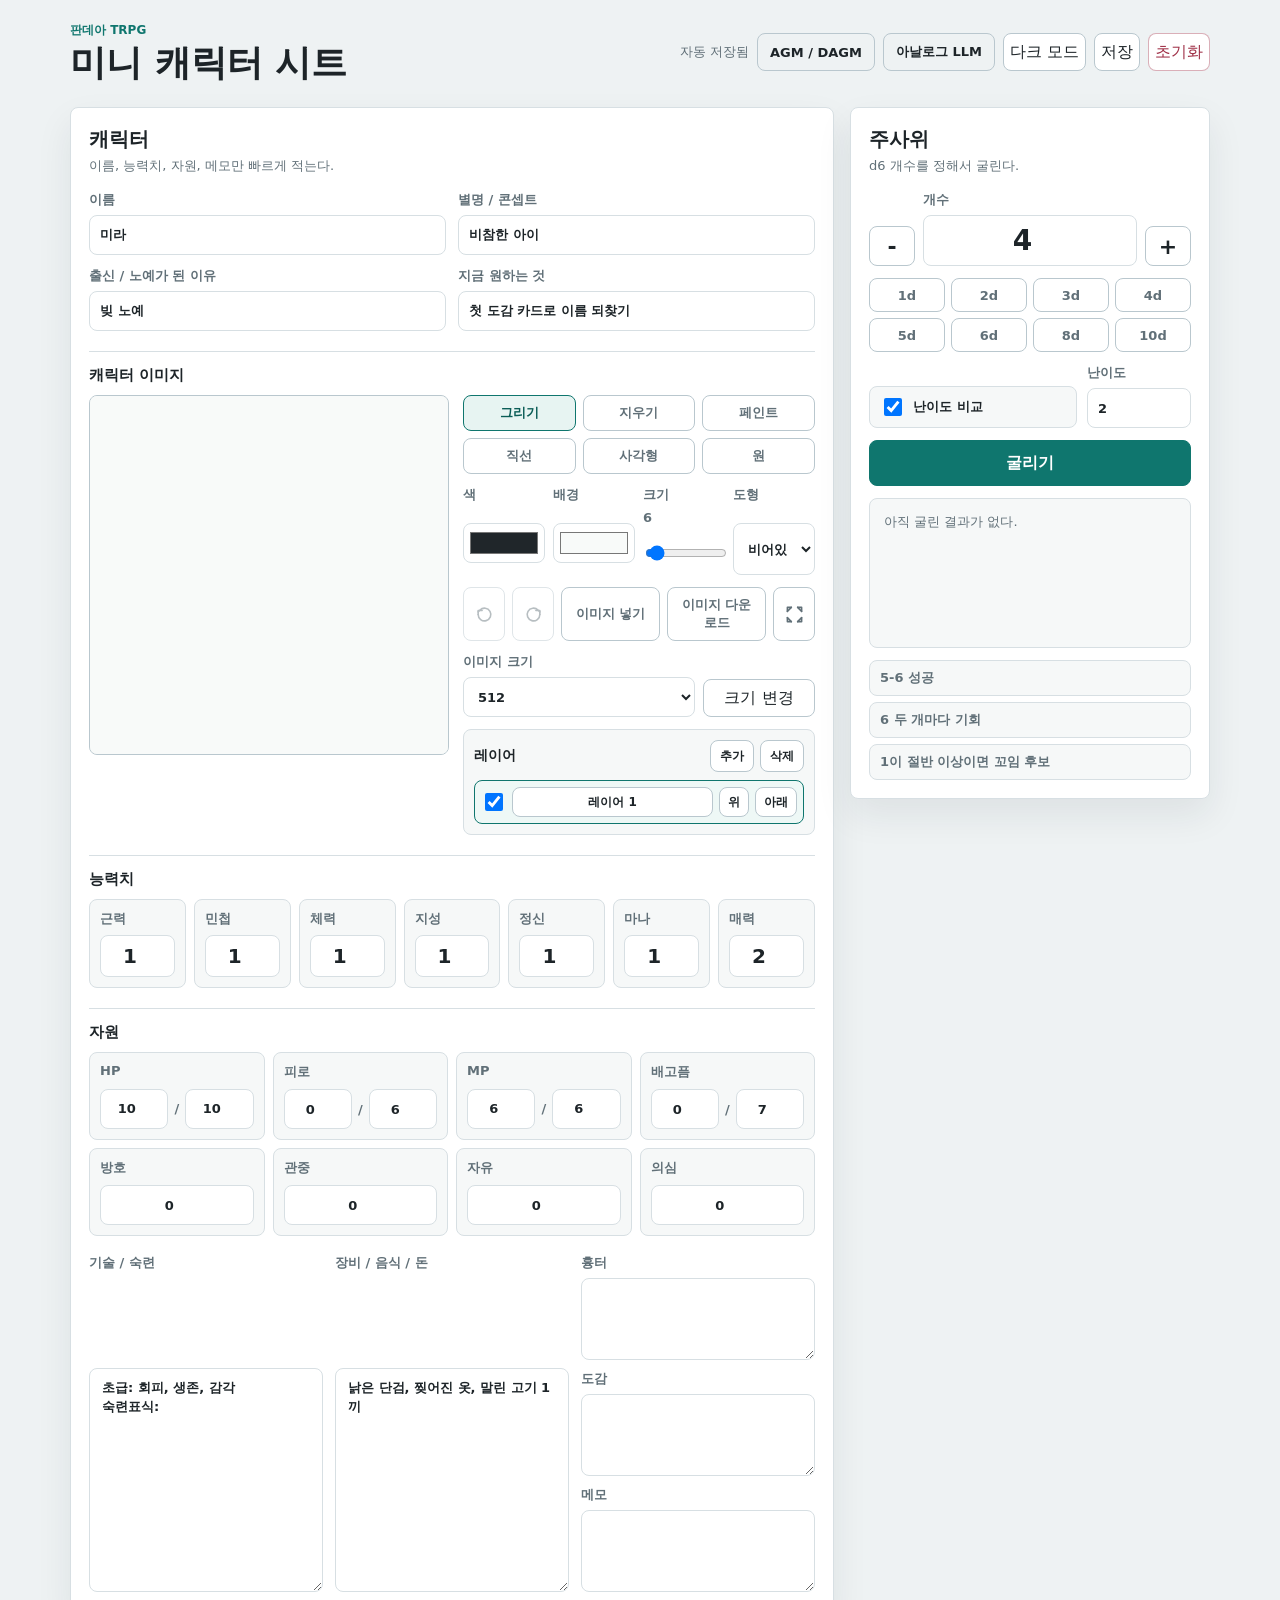
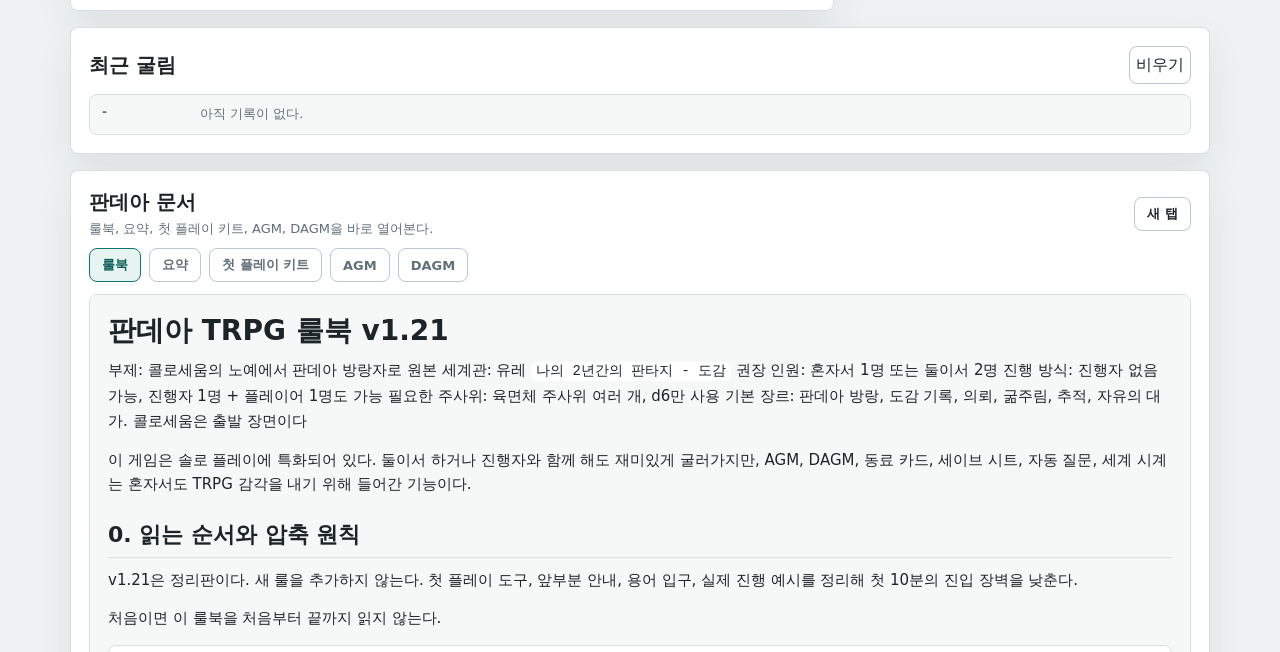
<file: index.html>
<!doctype html>
<html lang="ko">
<head>
  <meta charset="utf-8">
  <meta name="viewport" content="width=device-width, initial-scale=1">
  <meta http-equiv="refresh" content="0; url=%EB%82%98%EC%9D%98%20%ED%8C%90%ED%83%80%EC%A7%80/app/">
  <title>나의 판타지</title>
  <link rel="canonical" href="%EB%82%98%EC%9D%98%20%ED%8C%90%ED%83%80%EC%A7%80/app/">
</head>
<body>
  <p><a href="%EB%82%98%EC%9D%98%20%ED%8C%90%ED%83%80%EC%A7%80/app/">나의 판타지 앱 열기</a></p>
</body>
</html>
</file>
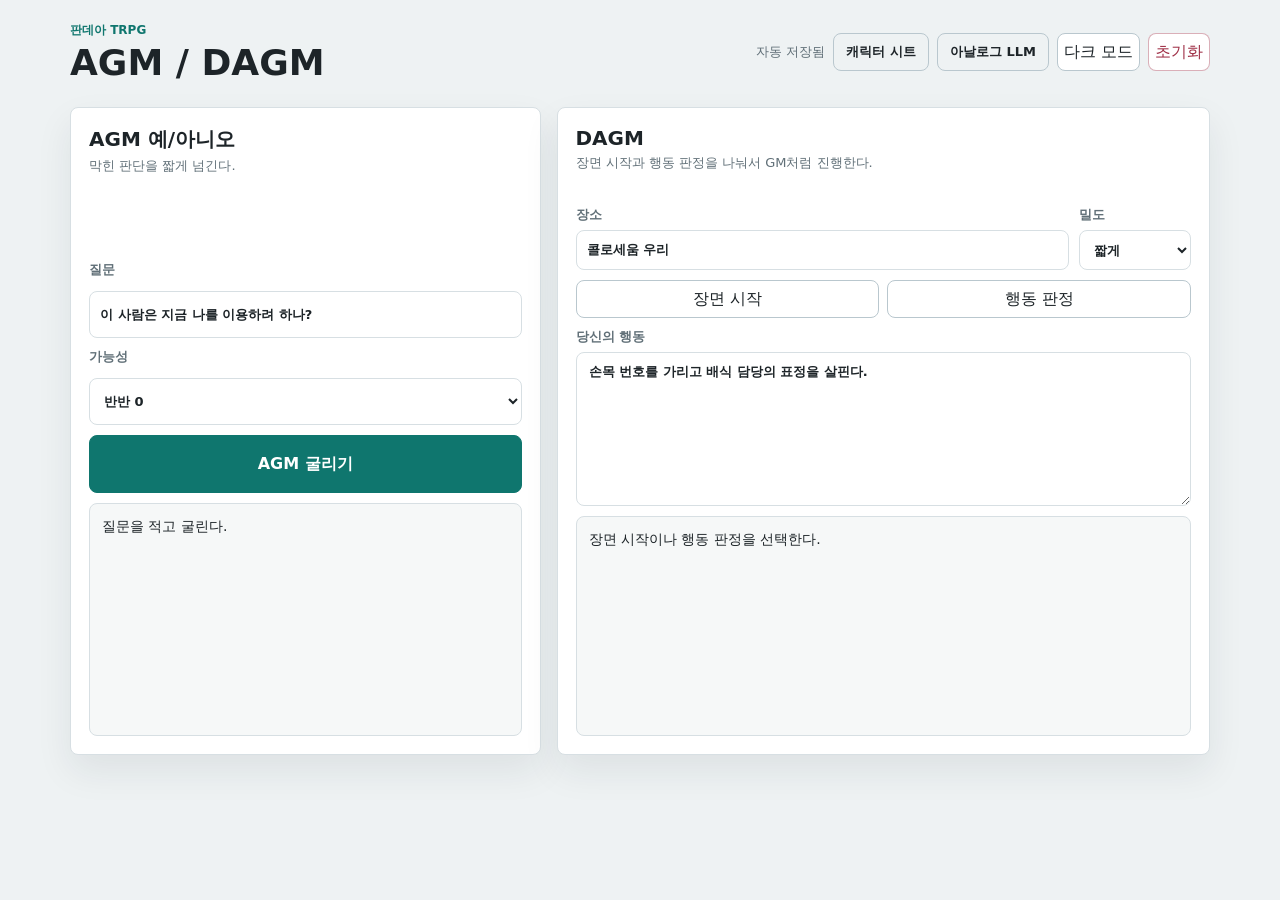
<file: AGM/index.html>
<!doctype html>
<html lang="ko">
<head>
  <meta charset="utf-8">
  <meta name="viewport" content="width=device-width, initial-scale=1">
  <meta http-equiv="refresh" content="0; url=../%EB%82%98%EC%9D%98%20%ED%8C%90%ED%83%80%EC%A7%80/AGM/">
  <title>나의 판타지 AGM / DAGM으로 이동</title>
  <link rel="canonical" href="../%EB%82%98%EC%9D%98%20%ED%8C%90%ED%83%80%EC%A7%80/AGM/">
</head>
<body>
  <p><a href="../%EB%82%98%EC%9D%98%20%ED%8C%90%ED%83%80%EC%A7%80/AGM/">나의 판타지 AGM / DAGM으로 이동</a></p>
</body>
</html>
</file>
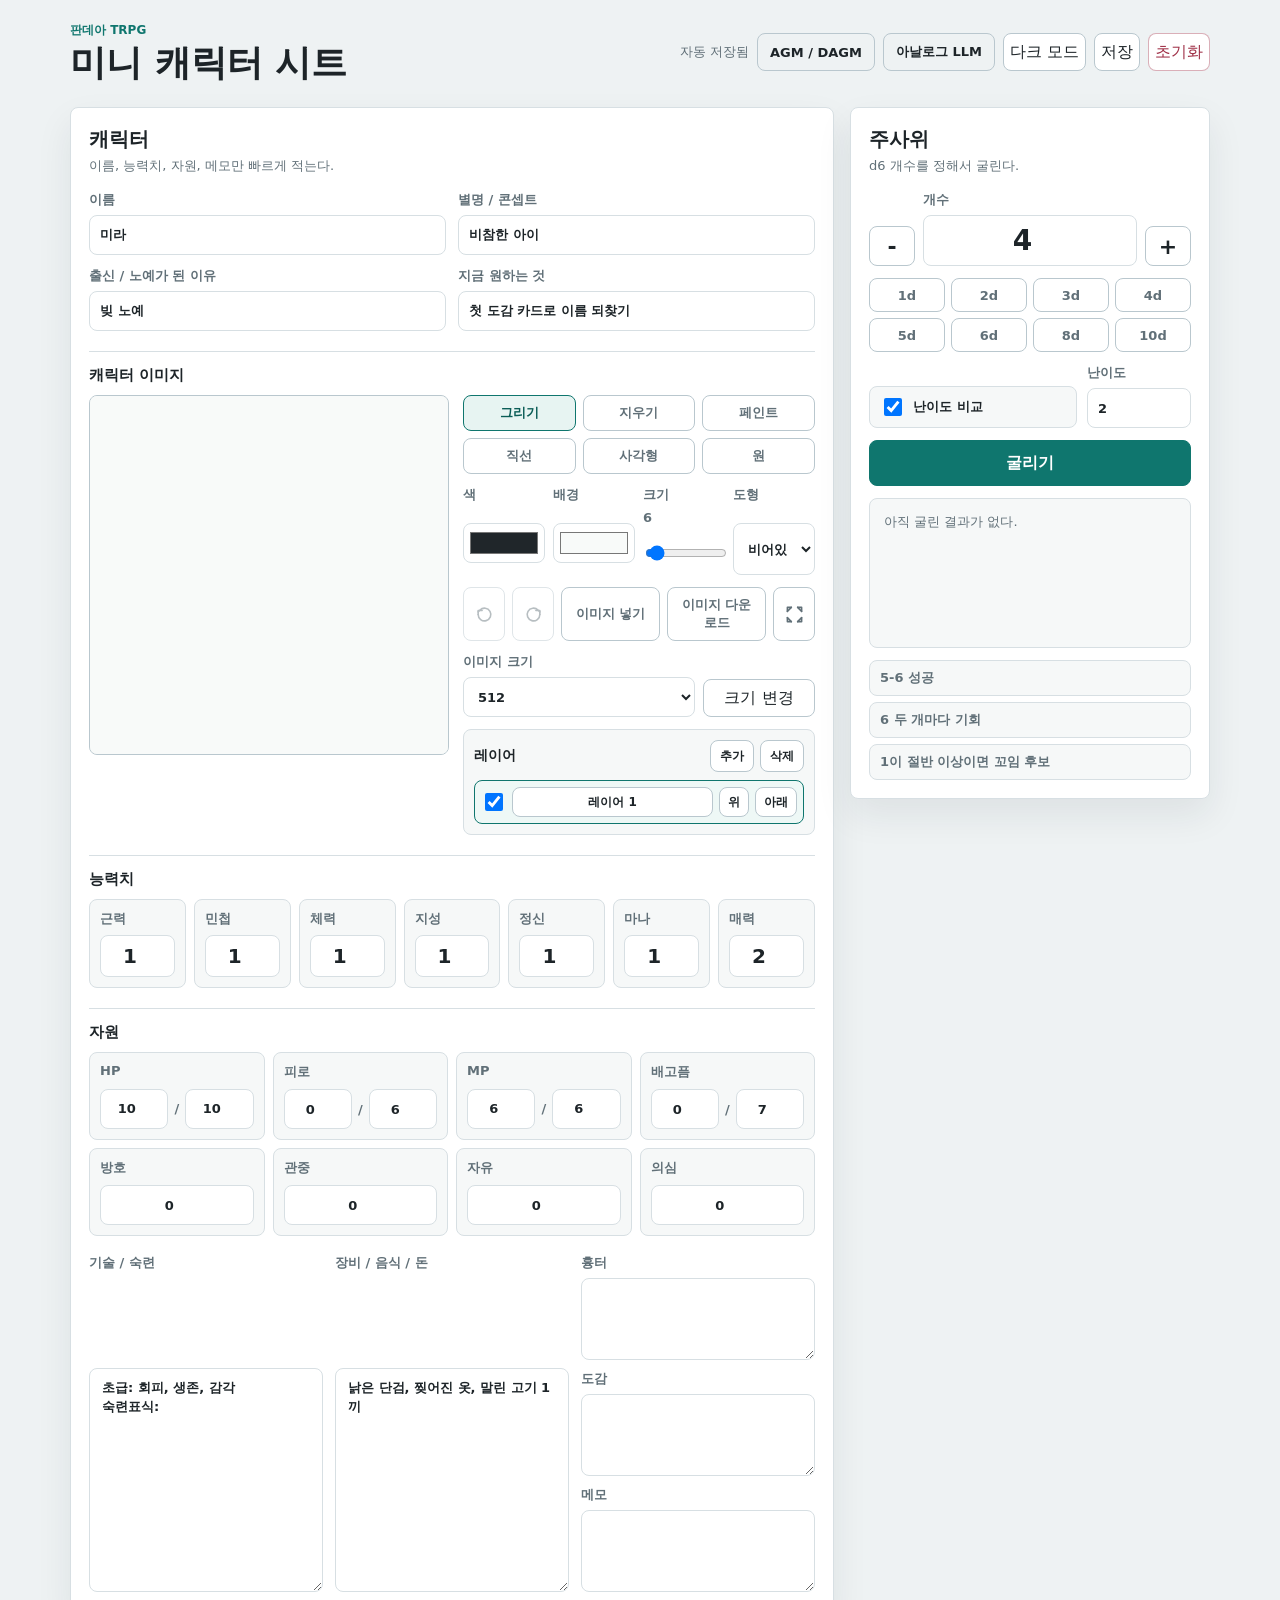
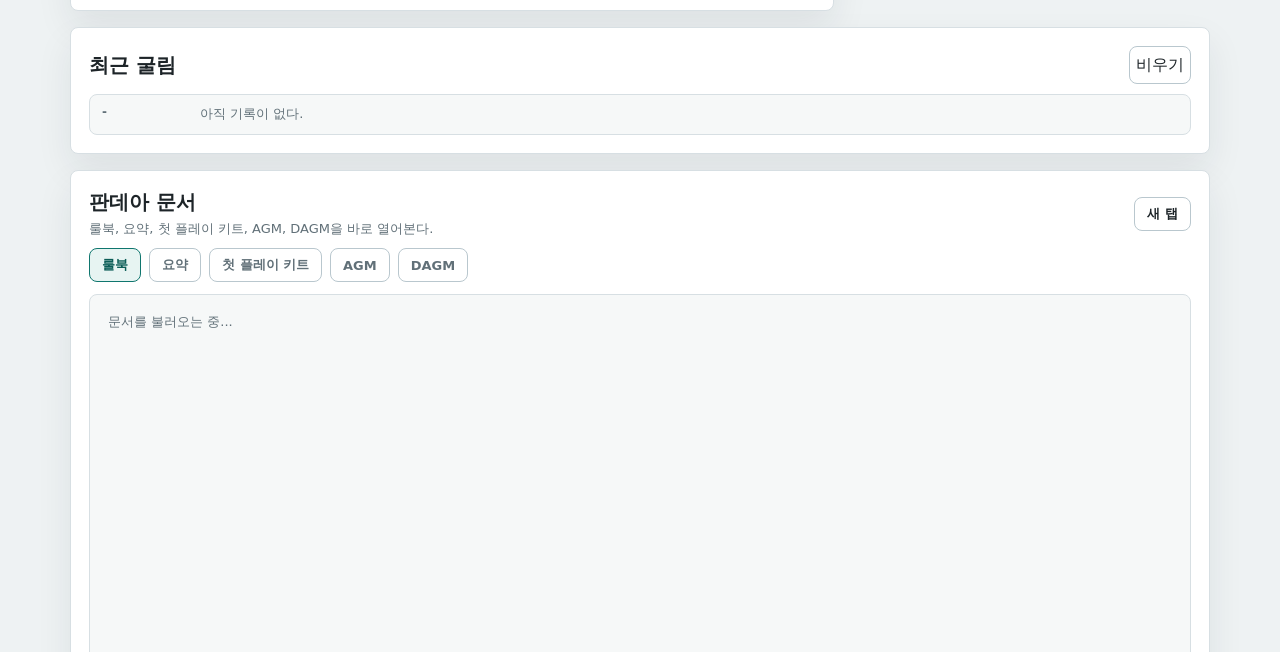
<file: app/index.html>
<!doctype html>
<html lang="ko">
<head>
  <meta charset="utf-8">
  <meta name="viewport" content="width=device-width, initial-scale=1">
  <meta http-equiv="refresh" content="0; url=../%EB%82%98%EC%9D%98%20%ED%8C%90%ED%83%80%EC%A7%80/app/">
  <title>나의 판타지로 이동</title>
  <link rel="canonical" href="../%EB%82%98%EC%9D%98%20%ED%8C%90%ED%83%80%EC%A7%80/app/">
</head>
<body>
  <p><a href="../%EB%82%98%EC%9D%98%20%ED%8C%90%ED%83%80%EC%A7%80/app/">나의 판타지 앱으로 이동</a></p>
</body>
</html>
</file>
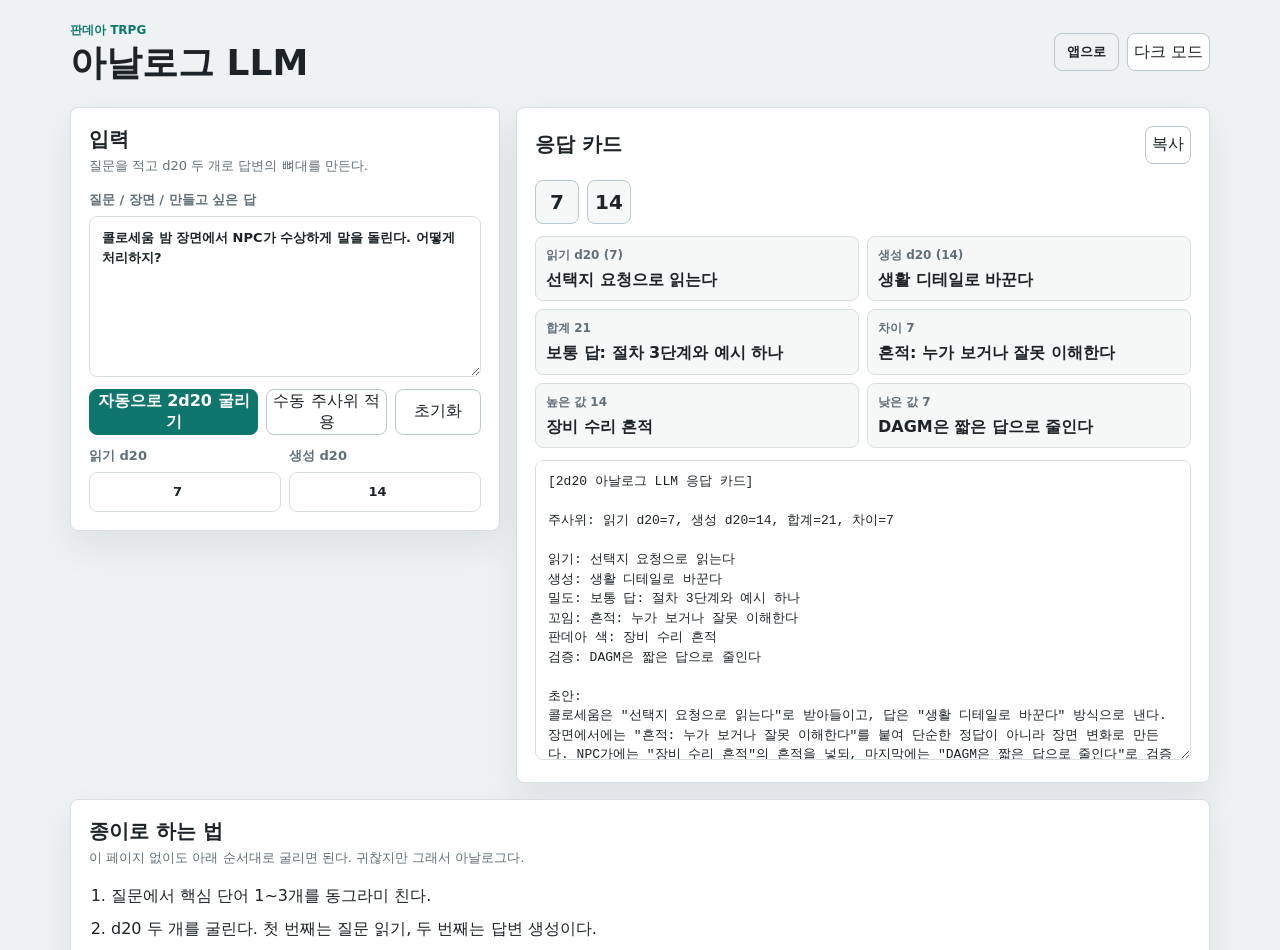
<file: LLM/index.html>
<!doctype html>
<html lang="ko">
<head>
  <meta charset="utf-8">
  <meta name="viewport" content="width=device-width, initial-scale=1">
  <meta http-equiv="refresh" content="0; url=../%EB%82%98%EC%9D%98%20%ED%8C%90%ED%83%80%EC%A7%80/LLM/">
  <title>나의 판타지 아날로그 LLM으로 이동</title>
  <link rel="canonical" href="../%EB%82%98%EC%9D%98%20%ED%8C%90%ED%83%80%EC%A7%80/LLM/">
</head>
<body>
  <p><a href="../%EB%82%98%EC%9D%98%20%ED%8C%90%ED%83%80%EC%A7%80/LLM/">나의 판타지 아날로그 LLM으로 이동</a></p>
</body>
</html>
</file>
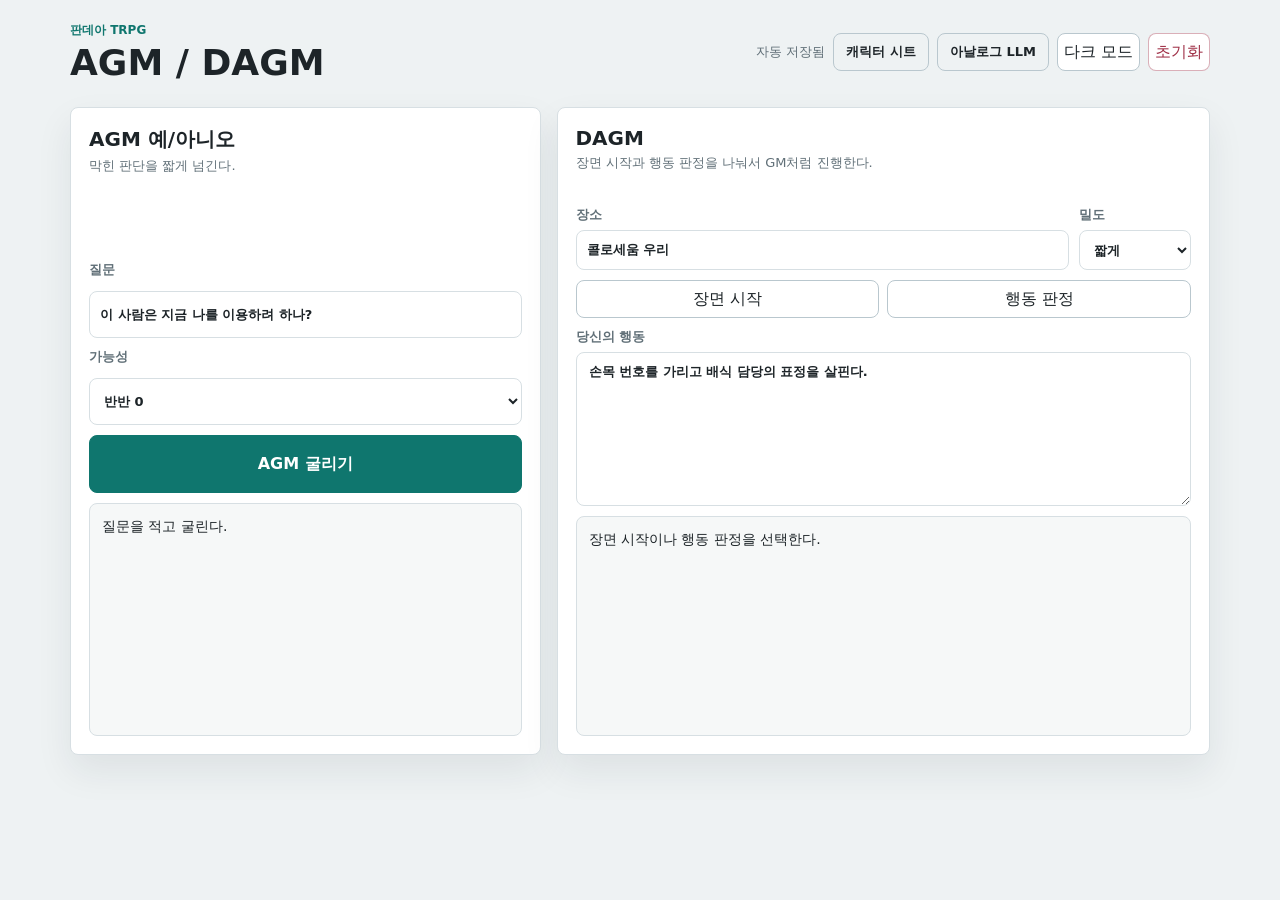
<file: 나의 판타지/AGM/index.html>
<!doctype html>
<html lang="ko">
<head>
  <meta charset="utf-8">
  <meta name="viewport" content="width=device-width, initial-scale=1">
  <title>판데아 TRPG AGM / DAGM</title>
  <script>
    document.documentElement.dataset.theme = localStorage.getItem("pandea-mini-sheet-theme") || "light";
  </script>
  <link rel="stylesheet" href="../app/styles.css">
  <link rel="stylesheet" href="./styles.css">
</head>
<body>
  <header class="topbar">
    <div>
      <p class="eyebrow">판데아 TRPG</p>
      <h1>AGM / DAGM</h1>
    </div>
    <div class="top-actions">
      <span id="saveStatus" class="save-status" aria-live="polite">자동 저장 준비됨</span>
      <a class="top-link" href="../app/index.html">캐릭터 시트</a>
      <a class="top-link" href="../LLM/index.html">아날로그 LLM</a>
      <button id="themeToggleBtn" type="button">다크 모드</button>
      <button id="resetBtn" type="button" class="danger">초기화</button>
    </div>
  </header>

  <main class="agm-shell">
    <section class="panel oracle-panel" aria-labelledby="agmTitle">
      <div class="panel-header">
        <div>
          <h2 id="agmTitle">AGM 예/아니오</h2>
          <p>막힌 판단을 짧게 넘긴다.</p>
        </div>
      </div>

      <div class="oracle-block no-top-line">
        <label>
          질문
          <input id="agmQuestion" type="text" autocomplete="off">
        </label>
        <label>
          가능성
          <select id="agmChance">
            <option value="-2">거의 불가능 -2</option>
            <option value="-1">어려움 -1</option>
            <option value="0">반반 0</option>
            <option value="1">그럴듯함 +1</option>
            <option value="2">거의 확실 +2</option>
          </select>
        </label>
        <button id="agmRollBtn" type="button" class="primary">AGM 굴리기</button>
        <div id="agmOutput" class="oracle-output tall-output">
          <p class="muted">질문을 적고 굴린다.</p>
        </div>
      </div>
    </section>

    <section class="panel oracle-panel" aria-labelledby="dagmTitle">
      <div class="panel-header">
        <div>
          <h2 id="dagmTitle">DAGM</h2>
          <p>장면 시작과 행동 판정을 나눠서 GM처럼 진행한다.</p>
        </div>
      </div>

      <div class="oracle-block no-top-line">
        <div class="compact-grid">
          <label>
            장소
            <input id="dagmPlace" type="text" autocomplete="off">
          </label>
          <label>
            밀도
            <select id="dagmDensity">
              <option value="short">짧게</option>
              <option value="normal">보통</option>
              <option value="deep">깊게</option>
              <option value="ultra">초고도화</option>
            </select>
          </label>
        </div>
        <div class="compact-actions">
          <button id="dagmSceneBtn" type="button" title="주사위 없이 입력한 행동에서 다음 장면을 만든다.">장면 시작</button>
          <button id="dagmActionBtn" type="button" title="2d6으로 입력한 행동의 결과와 대가를 정한다.">행동 판정</button>
        </div>
        <label>
          당신의 행동
          <textarea id="dagmAction" rows="7" spellcheck="false"></textarea>
        </label>
        <div id="dagmOutput" class="oracle-output tall-output">
          <p class="muted">장면 시작이나 행동 판정을 선택한다.</p>
        </div>
      </div>
    </section>
  </main>

  <script src="./app.js?v=20260706-dagm-speech-2"></script>
</body>
</html>
</file>
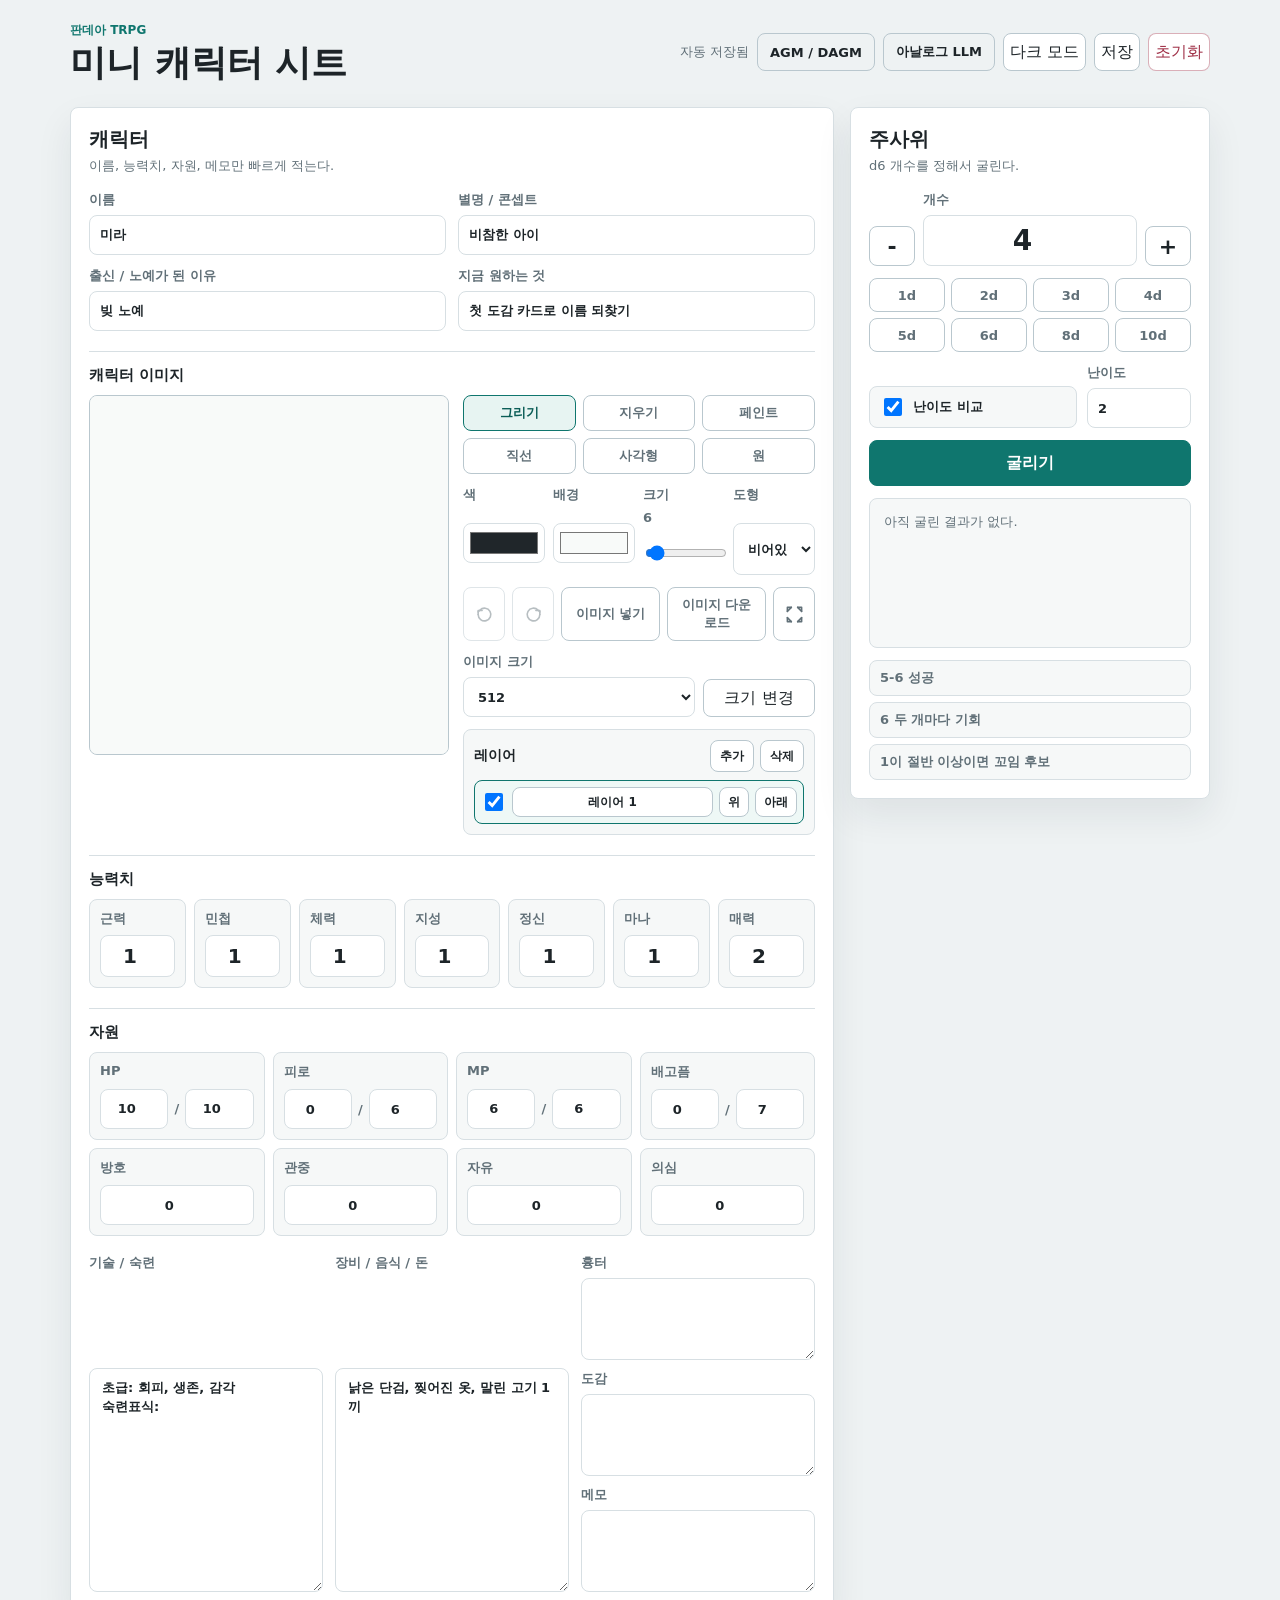
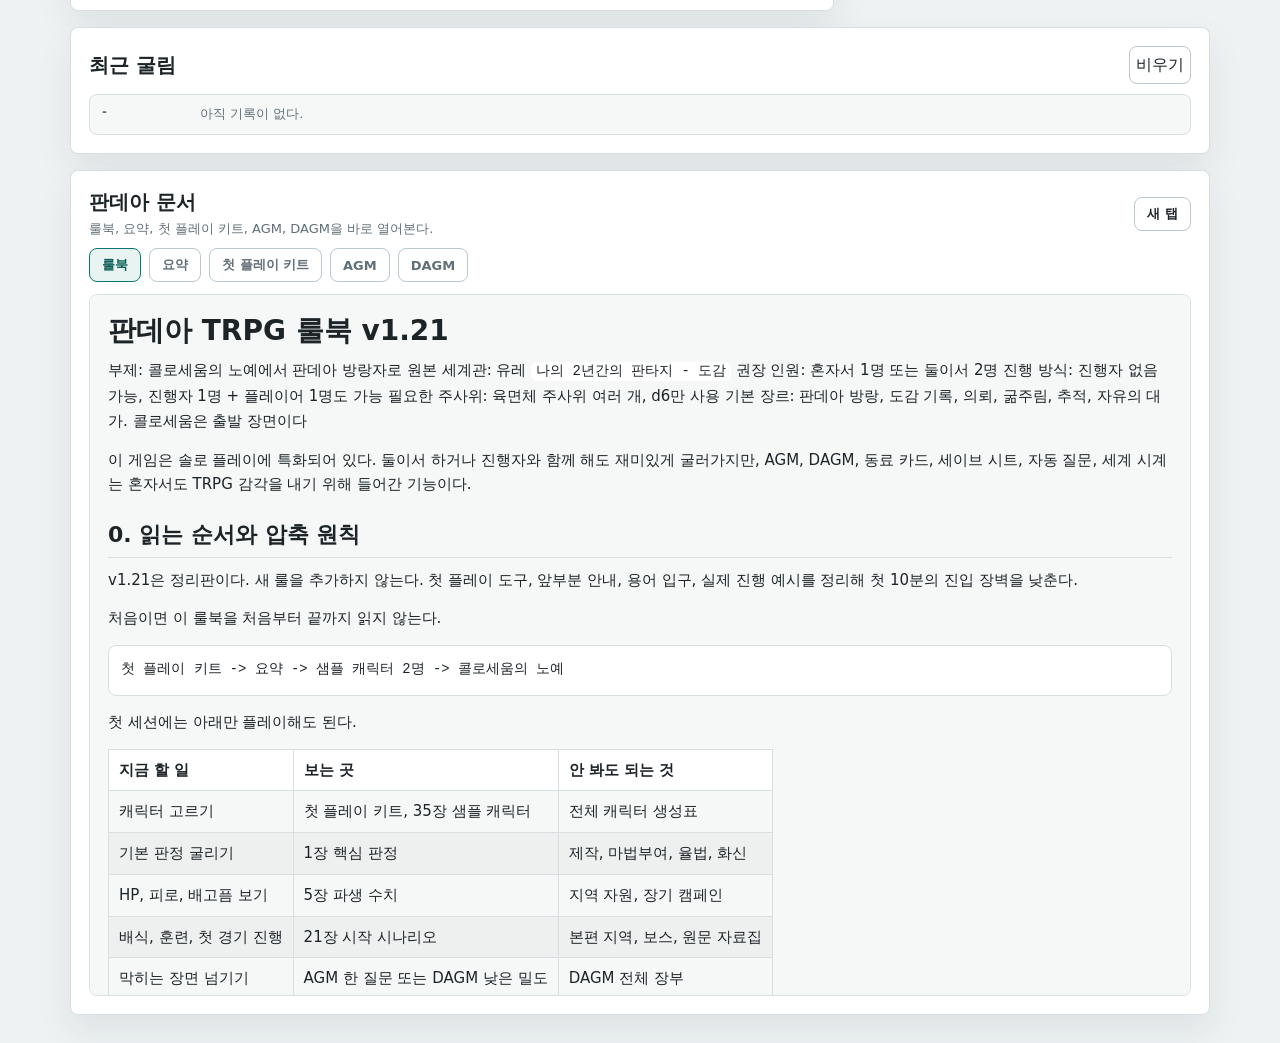
<file: 나의 판타지/app/index.html>
<!doctype html>
<html lang="ko">
<head>
  <meta charset="utf-8">
  <meta name="viewport" content="width=device-width, initial-scale=1">
  <title>판데아 TRPG 미니 시트</title>
  <script>
    document.documentElement.dataset.theme = localStorage.getItem("pandea-mini-sheet-theme") || "light";
  </script>
  <link rel="stylesheet" href="./styles.css">
</head>
<body>
  <header class="topbar">
    <div>
      <p class="eyebrow">판데아 TRPG</p>
      <h1>미니 캐릭터 시트</h1>
    </div>
    <div class="top-actions">
      <span id="saveStatus" class="save-status" aria-live="polite">자동 저장 준비됨</span>
      <a class="top-link" href="../AGM/index.html">AGM / DAGM</a>
      <a class="top-link" href="../LLM/index.html">아날로그 LLM</a>
      <button id="themeToggleBtn" type="button">다크 모드</button>
      <button id="saveBtn" type="button">저장</button>
      <button id="resetBtn" type="button" class="danger">초기화</button>
    </div>
  </header>

  <main class="app-shell">
    <section class="panel sheet-panel" aria-labelledby="sheetTitle">
      <div class="panel-header">
        <div>
          <h2 id="sheetTitle">캐릭터</h2>
          <p>이름, 능력치, 자원, 메모만 빠르게 적는다.</p>
        </div>
      </div>

      <div class="field-grid">
        <label>
          이름
          <input id="charName" type="text" autocomplete="off">
        </label>
        <label>
          별명 / 콘셉트
          <input id="charAlias" type="text" autocomplete="off">
        </label>
        <label>
          출신 / 노예가 된 이유
          <input id="charOrigin" type="text" autocomplete="off">
        </label>
        <label>
          지금 원하는 것
          <input id="charGoal" type="text" autocomplete="off">
        </label>
      </div>

      <div class="section-row">
        <h3>캐릭터 이미지</h3>
      </div>
      <div id="portraitEditor" class="portrait-editor">
        <div class="portrait-canvas-frame" aria-label="캐릭터 이미지 캔버스">
          <canvas id="portraitCanvas" width="512" height="512"></canvas>
          <canvas id="portraitPreviewCanvas" width="512" height="512"></canvas>
        </div>

        <div class="paint-dock">
          <div class="paint-toolbar" aria-label="그리기 도구">
            <button type="button" data-paint-tool="brush">그리기</button>
            <button type="button" data-paint-tool="eraser">지우기</button>
            <button type="button" data-paint-tool="fill">페인트</button>
            <button type="button" data-paint-tool="line">직선</button>
            <button type="button" data-paint-tool="rect">사각형</button>
            <button type="button" data-paint-tool="ellipse">원</button>
          </div>

          <div class="paint-controls">
            <label>
              색
              <input id="paintColor" type="color" value="#20262a">
            </label>
            <label>
              배경
              <input id="backgroundColor" type="color" value="#f8faf9">
            </label>
            <label>
              크기 <span id="brushSizeValue">6</span>
              <input id="brushSize" type="range" min="1" max="128" value="6">
            </label>
            <label>
              도형
              <select id="shapeFill">
                <option value="stroke">비어있음</option>
                <option value="fill">차있음</option>
              </select>
            </label>
          </div>

          <div class="paint-actions">
            <button id="undoPaintBtn" type="button" class="icon-button" aria-label="언두" title="언두">
              <svg viewBox="0 0 24 24" aria-hidden="true">
                <path d="M9 7H4v5"></path>
                <path d="M4 12a8 8 0 1 0 2.34-5.66L4 8.68"></path>
              </svg>
            </button>
            <button id="redoPaintBtn" type="button" class="icon-button" aria-label="리두" title="리두">
              <svg viewBox="0 0 24 24" aria-hidden="true">
                <path d="M15 7h5v5"></path>
                <path d="M20 12a8 8 0 1 1-2.34-5.66L20 8.68"></path>
              </svg>
            </button>
            <label class="file-control">
              이미지 넣기
              <input id="portraitUpload" type="file" accept="image/*">
            </label>
            <button id="downloadPortraitBtn" type="button">이미지 다운로드</button>
            <button id="focusPortraitBtn" type="button" class="icon-button" aria-label="그림 화면 크게 보기" title="그림 화면 크게 보기">
              <svg viewBox="0 0 24 24" aria-hidden="true">
                <path d="M8 3H3v5"></path>
                <path d="M16 3h5v5"></path>
                <path d="M21 16v5h-5"></path>
                <path d="M3 16v5h5"></path>
                <path d="M3 8l5-5"></path>
                <path d="M16 3l5 5"></path>
                <path d="M21 16l-5 5"></path>
                <path d="M8 21l-5-5"></path>
              </svg>
            </button>
          </div>

          <div class="paint-size-row">
            <label>
              이미지 크기
              <select id="portraitSize">
                <option value="384">384</option>
                <option value="512">512</option>
                <option value="768">768</option>
                <option value="1024">1024</option>
              </select>
            </label>
            <button id="resizePortraitBtn" type="button">크기 변경</button>
          </div>

          <div class="layer-box">
            <div class="layer-header">
              <h4>레이어</h4>
              <div class="layer-actions">
                <button id="addLayerBtn" type="button">추가</button>
                <button id="deleteLayerBtn" type="button">삭제</button>
              </div>
            </div>
            <div id="layerList" class="layer-list" aria-label="레이어 목록"></div>
          </div>
        </div>
      </div>

      <div class="section-row">
        <h3>능력치</h3>
      </div>
      <div id="statsGrid" class="stat-grid"></div>

      <div class="section-row">
        <h3>자원</h3>
      </div>
      <div id="resourcesGrid" class="resource-grid"></div>

      <div class="notes-grid">
        <label>
          기술 / 숙련
          <textarea id="skillsNote" rows="6" spellcheck="false"></textarea>
        </label>
        <label>
          장비 / 음식 / 돈
          <textarea id="gearNote" rows="6" spellcheck="false"></textarea>
        </label>
        <div class="story-note-box" aria-label="흉터, 도감, 메모">
          <label>
            흉터
            <textarea id="scarNote" rows="3" spellcheck="false"></textarea>
          </label>
          <label>
            도감
            <textarea id="bestiaryNote" rows="3" spellcheck="false"></textarea>
          </label>
          <label>
            메모
            <textarea id="memoNote" rows="3" spellcheck="false"></textarea>
          </label>
        </div>
      </div>
    </section>

    <aside class="side-stack">
      <section class="panel dice-panel" aria-labelledby="diceTitle">
        <div class="panel-header">
          <div>
            <h2 id="diceTitle">주사위</h2>
            <p>d6 개수를 정해서 굴린다.</p>
          </div>
        </div>

        <div class="dice-count-control" aria-label="주사위 개수">
          <button id="diceMinusBtn" type="button" aria-label="주사위 1개 줄이기">-</button>
          <label>
            개수
            <input id="diceCount" type="number" min="1" max="10" inputmode="numeric">
          </label>
          <button id="dicePlusBtn" type="button" aria-label="주사위 1개 늘리기">+</button>
        </div>

        <div class="quick-counts" aria-label="빠른 주사위 개수">
          <button type="button" data-count="1">1d</button>
          <button type="button" data-count="2">2d</button>
          <button type="button" data-count="3">3d</button>
          <button type="button" data-count="4">4d</button>
          <button type="button" data-count="5">5d</button>
          <button type="button" data-count="6">6d</button>
          <button type="button" data-count="8">8d</button>
          <button type="button" data-count="10">10d</button>
        </div>

        <div class="difficulty-row">
          <label class="toggle-line">
            <input id="useDifficulty" type="checkbox">
            난이도 비교
          </label>
          <label>
            난이도
            <input id="difficulty" type="number" min="0" max="12" inputmode="numeric">
          </label>
        </div>

        <button id="rollBtn" type="button" class="primary">굴리기</button>

        <div id="rollResult" class="roll-result">
          <p class="muted">아직 굴린 결과가 없다.</p>
        </div>

        <div class="rule-strip">
          <span>5-6 성공</span>
          <span>6 두 개마다 기회</span>
          <span>1이 절반 이상이면 꼬임 후보</span>
        </div>
      </section>
    </aside>

    <section class="panel history-panel" aria-labelledby="historyTitle">
      <div class="panel-header compact">
        <div>
          <h2 id="historyTitle">최근 굴림</h2>
        </div>
        <button id="clearHistoryBtn" type="button">비우기</button>
      </div>
      <ol id="rollHistory" class="history-list"></ol>
    </section>

    <section class="panel docs-panel" aria-labelledby="docsTitle">
      <div class="panel-header compact">
        <div>
          <h2 id="docsTitle">판데아 문서</h2>
          <p>룰북, 요약, 첫 플레이 키트, AGM, DAGM을 바로 열어본다.</p>
        </div>
        <a id="docsOpenLink" class="doc-open-link" href="../판데아_TRPG_룰북_v1.21.md" target="_blank" rel="noreferrer">새 탭</a>
      </div>
      <div id="docsList" class="docs-list" aria-label="판데아 문서 목록"></div>
      <article id="docsFrame" class="docs-frame markdown-body" tabindex="0" aria-live="polite"></article>
      <iframe id="docsSourceFrame" class="docs-source-frame" title="판데아 문서 원본 로더" aria-hidden="true"></iframe>
    </section>
  </main>

  <script src="./app.js"></script>
</body>
</html>
</file>
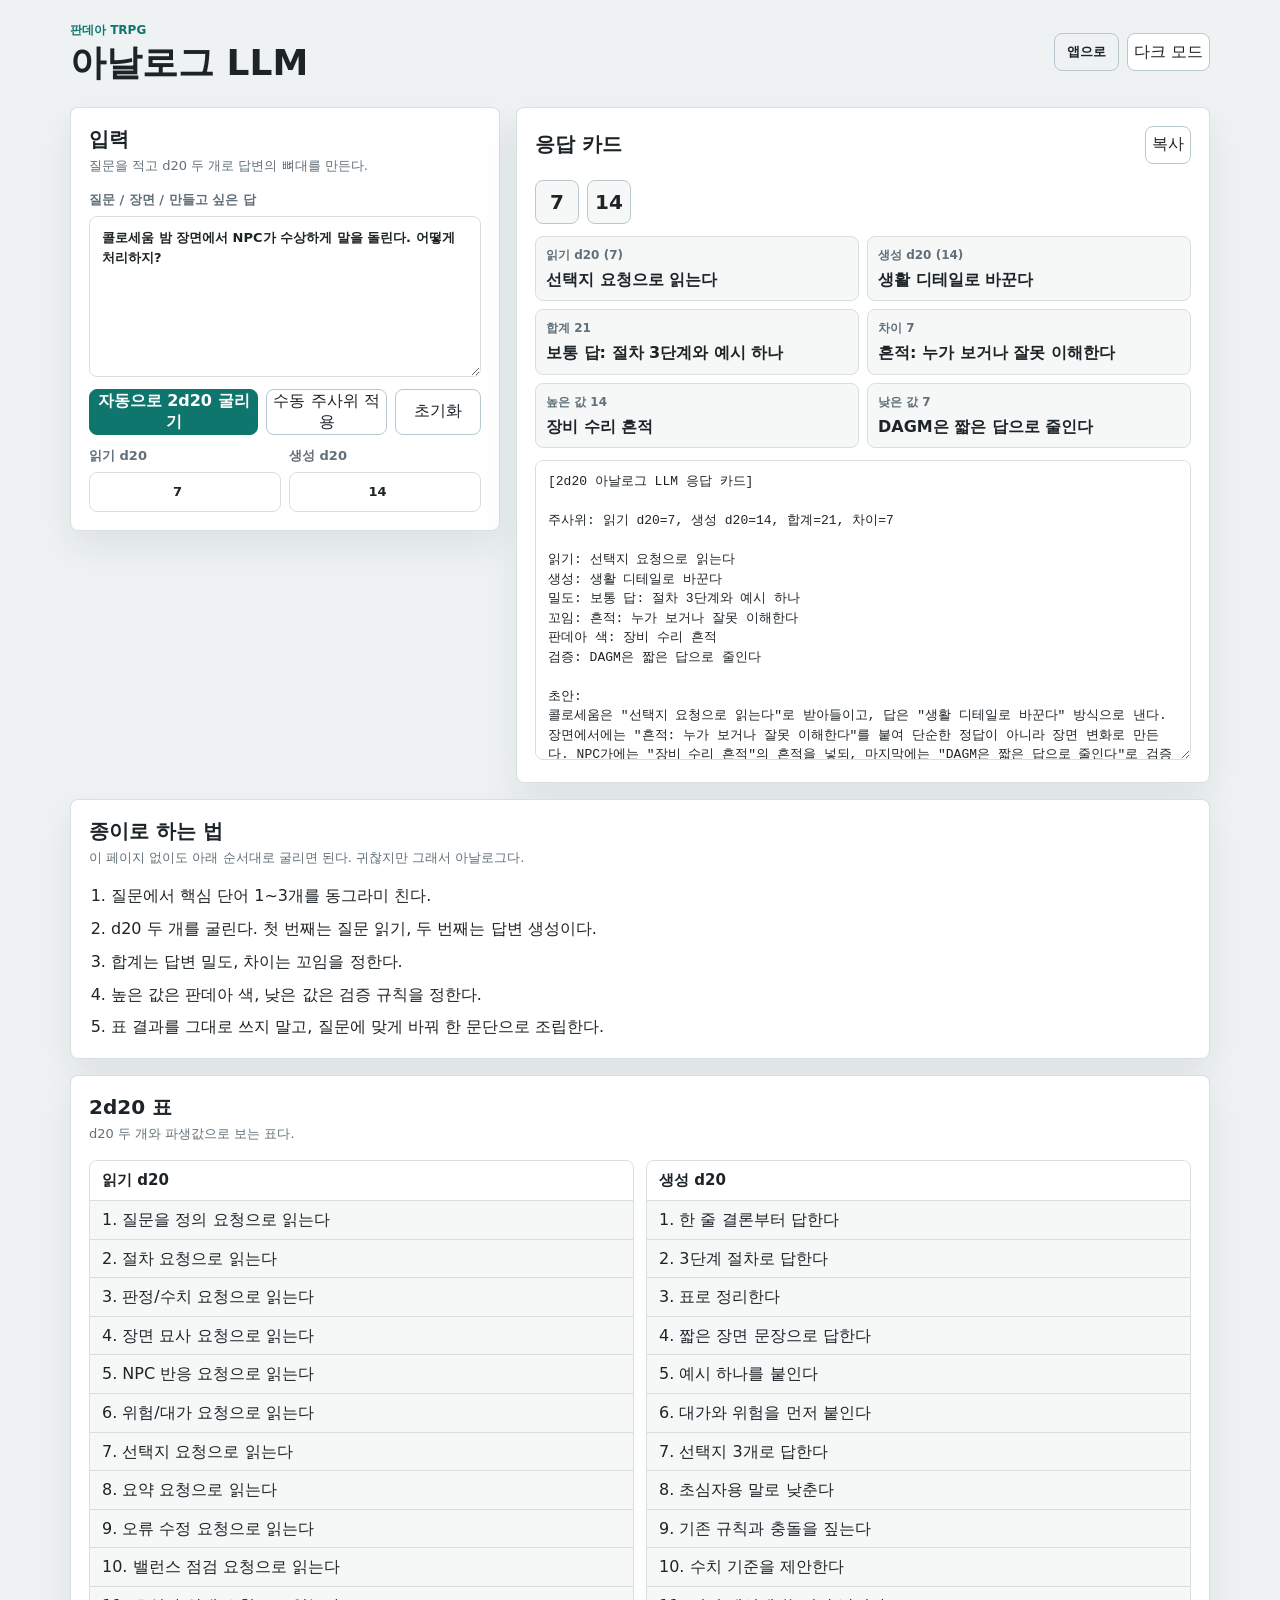
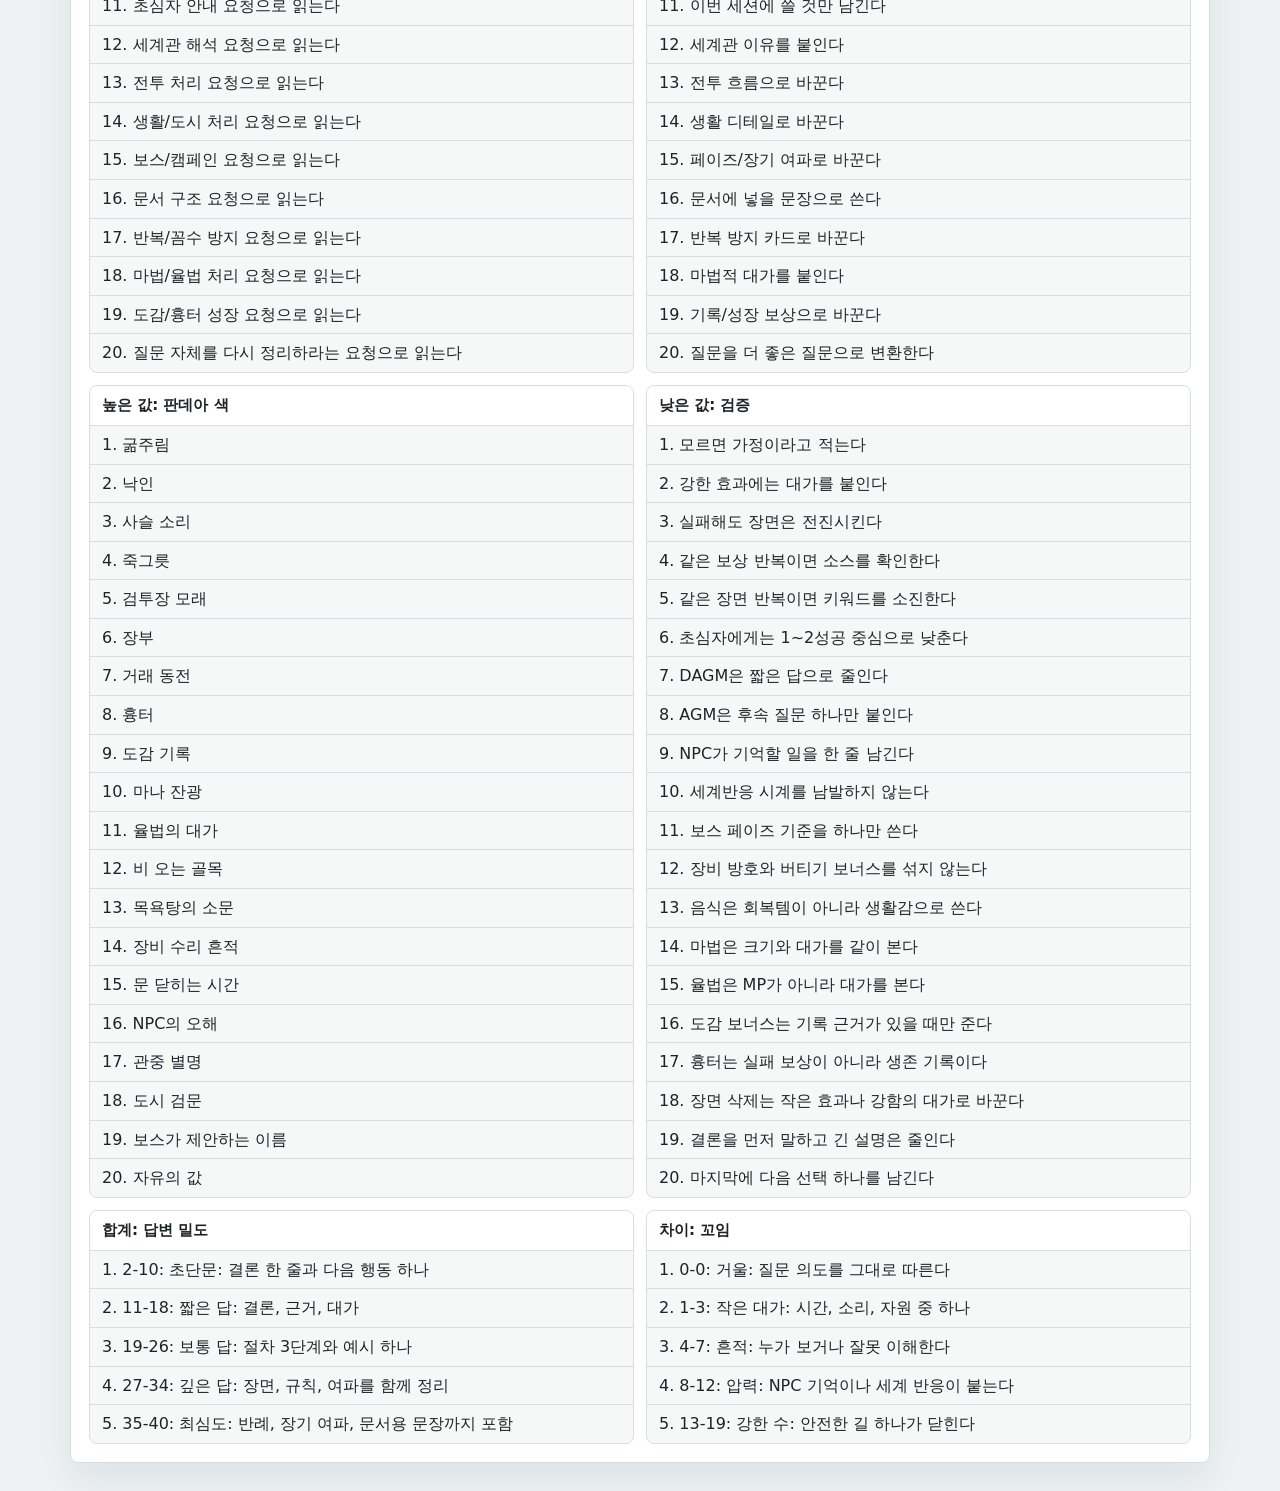
<file: 나의 판타지/LLM/index.html>
<!doctype html>
<html lang="ko">
<head>
  <meta charset="utf-8">
  <meta name="viewport" content="width=device-width, initial-scale=1">
  <title>판데아 아날로그 LLM</title>
  <script>
    document.documentElement.dataset.theme = localStorage.getItem("pandea-mini-sheet-theme") || "light";
  </script>
  <link rel="stylesheet" href="./styles.css">
</head>
<body>
  <header class="topbar">
    <div>
      <p class="eyebrow">판데아 TRPG</p>
      <h1>아날로그 LLM</h1>
    </div>
    <div class="top-actions">
      <a class="top-link" href="../app/index.html">앱으로</a>
      <button id="themeToggleBtn" type="button">다크 모드</button>
    </div>
  </header>

  <main class="llm-shell">
    <section class="panel prompt-panel" aria-labelledby="promptTitle">
      <div class="panel-header">
        <div>
          <h2 id="promptTitle">입력</h2>
          <p>질문을 적고 d20 두 개로 답변의 뼈대를 만든다.</p>
        </div>
      </div>

      <label>
        질문 / 장면 / 만들고 싶은 답
        <textarea id="promptInput" rows="7" spellcheck="false">콜로세움 밤 장면에서 NPC가 수상하게 말을 돌린다. 어떻게 처리하지?</textarea>
      </label>

      <div class="button-row">
        <button id="rollAllBtn" type="button" class="primary">자동으로 2d20 굴리기</button>
        <button id="applyManualBtn" type="button">수동 주사위 적용</button>
        <button id="clearBtn" type="button">초기화</button>
      </div>

      <div id="manualDiceGrid" class="manual-dice-grid" aria-label="수동 주사위 입력"></div>
    </section>

    <section class="panel output-panel" aria-labelledby="outputTitle">
      <div class="panel-header compact">
        <div>
          <h2 id="outputTitle">응답 카드</h2>
        </div>
        <button id="copyBtn" type="button">복사</button>
      </div>

      <div id="diceStrip" class="dice-strip"></div>
      <div id="resultCards" class="result-cards"></div>
      <textarea id="answerDraft" class="answer-draft" rows="12" spellcheck="false"></textarea>
    </section>

    <section class="panel recipe-panel" aria-labelledby="recipeTitle">
      <div class="panel-header">
        <div>
          <h2 id="recipeTitle">종이로 하는 법</h2>
          <p>이 페이지 없이도 아래 순서대로 굴리면 된다. 귀찮지만 그래서 아날로그다.</p>
        </div>
      </div>
      <ol class="recipe-list">
        <li>질문에서 핵심 단어 1~3개를 동그라미 친다.</li>
        <li>d20 두 개를 굴린다. 첫 번째는 질문 읽기, 두 번째는 답변 생성이다.</li>
        <li>합계는 답변 밀도, 차이는 꼬임을 정한다.</li>
        <li>높은 값은 판데아 색, 낮은 값은 검증 규칙을 정한다.</li>
        <li>표 결과를 그대로 쓰지 말고, 질문에 맞게 바꿔 한 문단으로 조립한다.</li>
      </ol>
    </section>

    <section class="panel table-panel" aria-labelledby="tableTitle">
      <div class="panel-header">
        <div>
          <h2 id="tableTitle">2d20 표</h2>
          <p>d20 두 개와 파생값으로 보는 표다.</p>
        </div>
      </div>
      <div id="tableGrid" class="table-grid"></div>
    </section>
  </main>

  <script src="./app.js"></script>
</body>
</html>
</file>
<file: 나의 판타지/app/styles.css>
:root {
  color-scheme: light;
  --bg: #eef2f3;
  --surface: #ffffff;
  --surface-soft: #f6f8f8;
  --ink: #1d2428;
  --muted: #617078;
  --line: #d7dfe3;
  --line-strong: #b9c7ce;
  --accent: #0f766e;
  --accent-dark: #0b5d57;
  --danger: #9f2f46;
  --success: #167047;
  --chance: #7b4ca0;
  --shadow: 0 16px 36px rgba(28, 39, 45, 0.08);
}

html[data-theme="dark"] {
  color-scheme: dark;
  --bg: #101417;
  --surface: #171d21;
  --surface-soft: #20282d;
  --ink: #e8eef0;
  --muted: #a7b4ba;
  --line: #344147;
  --line-strong: #52626a;
  --accent: #4fc7bb;
  --accent-dark: #35a99e;
  --danger: #ff8aa2;
  --success: #73d89f;
  --chance: #c4a1e8;
  --shadow: 0 18px 38px rgba(0, 0, 0, 0.26);
}

* {
  box-sizing: border-box;
}

body {
  margin: 0;
  min-height: 100vh;
  background: var(--bg);
  color: var(--ink);
  font-family: ui-sans-serif, system-ui, -apple-system, BlinkMacSystemFont, "Segoe UI", sans-serif;
  letter-spacing: 0;
}

button,
input,
textarea,
select {
  font: inherit;
}

button {
  min-height: 38px;
  border: 1px solid var(--line-strong);
  border-radius: 8px;
  background: var(--surface);
  color: var(--ink);
  cursor: pointer;
}

button:hover {
  border-color: var(--accent);
}

button:focus-visible,
input:focus-visible,
textarea:focus-visible,
select:focus-visible {
  outline: 3px solid rgba(15, 118, 110, 0.22);
  outline-offset: 2px;
}

button.primary {
  width: 100%;
  min-height: 46px;
  border-color: var(--accent);
  background: var(--accent);
  color: #fff;
  font-weight: 700;
}

button.primary:hover {
  background: var(--accent-dark);
}

button.danger {
  border-color: rgba(159, 47, 70, 0.38);
  color: var(--danger);
}

input,
textarea,
select {
  width: 100%;
  border: 1px solid var(--line);
  border-radius: 8px;
  background: var(--surface);
  color: var(--ink);
}

input,
select {
  min-height: 40px;
  padding: 8px 10px;
}

textarea {
  min-height: 132px;
  padding: 10px 12px;
  resize: vertical;
  line-height: 1.45;
}

label {
  display: grid;
  gap: 6px;
  color: var(--muted);
  font-size: 13px;
  font-weight: 700;
}

.topbar {
  display: flex;
  align-items: center;
  justify-content: space-between;
  gap: 16px;
  max-width: 1180px;
  margin: 0 auto;
  padding: 22px 20px 10px;
}

.eyebrow {
  margin: 0 0 4px;
  color: var(--accent);
  font-size: 12px;
  font-weight: 800;
  letter-spacing: 0;
}

h1,
h2,
h3,
p {
  margin: 0;
}

h1 {
  font-size: clamp(24px, 3vw, 36px);
  line-height: 1.1;
}

h2 {
  font-size: 20px;
}

h3 {
  font-size: 15px;
}

.top-actions {
  display: flex;
  align-items: center;
  justify-content: flex-end;
  gap: 8px;
  flex-wrap: wrap;
}

.top-link {
  display: inline-grid;
  min-height: 38px;
  place-items: center;
  padding: 7px 12px;
  border: 1px solid var(--line-strong);
  border-radius: 8px;
  color: var(--ink);
  font-size: 13px;
  font-weight: 800;
  text-decoration: none;
}

.top-link:hover {
  border-color: var(--accent);
}

.save-status {
  min-width: 126px;
  color: var(--muted);
  font-size: 13px;
  text-align: right;
}

.app-shell {
  display: grid;
  grid-template-columns: minmax(0, 1fr) 360px;
  gap: 16px;
  max-width: 1180px;
  margin: 0 auto;
  padding: 14px 20px 28px;
}

.panel {
  border: 1px solid var(--line);
  border-radius: 8px;
  background: var(--surface);
  box-shadow: var(--shadow);
}

.sheet-panel,
.dice-panel,
.oracle-panel,
.docs-panel,
.history-panel {
  padding: 18px;
}

.panel-header {
  display: flex;
  align-items: flex-start;
  justify-content: space-between;
  gap: 12px;
  margin-bottom: 16px;
}

.panel-header p {
  margin-top: 4px;
  color: var(--muted);
  font-size: 13px;
  line-height: 1.45;
}

.panel-header.compact {
  align-items: center;
  margin-bottom: 10px;
}

.field-grid {
  display: grid;
  grid-template-columns: repeat(2, minmax(0, 1fr));
  gap: 12px;
}

.section-row {
  display: flex;
  align-items: center;
  justify-content: space-between;
  margin: 20px 0 10px;
  padding-top: 14px;
  border-top: 1px solid var(--line);
}

.portrait-editor {
  display: grid;
  grid-template-columns: minmax(260px, 360px) minmax(0, 1fr);
  gap: 14px;
  align-items: start;
}

body.portrait-focus-mode {
  overflow: hidden;
}

.portrait-editor.focus-mode {
  position: fixed;
  inset: 14px;
  z-index: 50;
  grid-template-columns: minmax(0, 1fr) minmax(280px, 340px);
  align-items: center;
  padding: 16px;
  border: 1px solid var(--line-strong);
  border-radius: 8px;
  background: var(--surface);
  box-shadow: 0 24px 72px rgba(0, 0, 0, 0.34);
}

.portrait-editor.focus-mode .portrait-canvas-frame {
  justify-self: center;
  max-width: min(86vh, calc(100vw - 410px));
}

.portrait-editor.focus-mode .paint-dock {
  max-height: calc(100vh - 62px);
  overflow: auto;
}

.portrait-canvas-frame {
  position: relative;
  width: 100%;
  max-width: 360px;
  aspect-ratio: 1;
  overflow: hidden;
  border: 1px solid var(--line-strong);
  border-radius: 8px;
  background:
    linear-gradient(45deg, #e5ebee 25%, transparent 25%),
    linear-gradient(-45deg, #e5ebee 25%, transparent 25%),
    linear-gradient(45deg, transparent 75%, #e5ebee 75%),
    linear-gradient(-45deg, transparent 75%, #e5ebee 75%);
  background-color: #f7fafb;
  background-position: 0 0, 0 10px, 10px -10px, -10px 0;
  background-size: 20px 20px;
}

html[data-theme="dark"] .portrait-canvas-frame {
  background:
    linear-gradient(45deg, #273137 25%, transparent 25%),
    linear-gradient(-45deg, #273137 25%, transparent 25%),
    linear-gradient(45deg, transparent 75%, #273137 75%),
    linear-gradient(-45deg, transparent 75%, #273137 75%);
  background-color: #1a2025;
  background-position: 0 0, 0 10px, 10px -10px, -10px 0;
  background-size: 20px 20px;
}

.portrait-canvas-frame canvas {
  position: absolute;
  inset: 0;
  width: 100%;
  height: 100%;
}

#portraitPreviewCanvas {
  touch-action: none;
  cursor: crosshair;
}

.paint-dock {
  display: grid;
  gap: 12px;
}

.paint-toolbar,
.paint-actions {
  display: grid;
  grid-template-columns: repeat(3, minmax(0, 1fr));
  gap: 7px;
}

.paint-actions {
  grid-template-columns: 42px 42px minmax(0, 1fr) minmax(0, 1fr) 42px;
}

.paint-toolbar button,
.paint-actions button,
.file-control {
  min-height: 36px;
  padding: 8px 10px;
  color: var(--muted);
  font-size: 13px;
  font-weight: 800;
  text-align: center;
}

.icon-button {
  display: inline-grid;
  place-items: center;
  padding: 0;
}

.icon-button svg {
  width: 19px;
  height: 19px;
  fill: none;
  stroke: currentColor;
  stroke-linecap: round;
  stroke-linejoin: round;
  stroke-width: 2;
}

button:disabled {
  cursor: not-allowed;
  opacity: 0.45;
}

.paint-toolbar button.active {
  border-color: var(--accent);
  background: #e7f4f2;
  color: var(--accent-dark);
}

html[data-theme="dark"] .paint-toolbar button.active {
  background: #123532;
}

.paint-controls {
  display: grid;
  grid-template-columns: repeat(4, minmax(0, 1fr));
  gap: 8px;
}

.paint-controls input[type="color"] {
  min-height: 40px;
  padding: 4px;
}

.paint-controls input[type="range"] {
  padding: 0;
}

.file-control {
  position: relative;
  display: grid;
  place-items: center;
  border: 1px solid var(--line-strong);
  border-radius: 8px;
  background: var(--surface);
  cursor: pointer;
}

.file-control:hover {
  border-color: var(--accent);
}

.file-control input {
  position: absolute;
  width: 1px;
  height: 1px;
  opacity: 0;
  pointer-events: none;
}

.paint-size-row {
  display: grid;
  grid-template-columns: minmax(0, 1fr) 112px;
  align-items: end;
  gap: 8px;
}

.layer-box {
  display: grid;
  gap: 8px;
  padding: 10px;
  border: 1px solid var(--line);
  border-radius: 8px;
  background: var(--surface-soft);
}

.layer-header {
  display: flex;
  align-items: center;
  justify-content: space-between;
  gap: 8px;
}

.layer-header h4 {
  margin: 0;
  font-size: 14px;
}

.layer-actions {
  display: flex;
  gap: 6px;
}

.layer-actions button {
  min-height: 32px;
  padding: 6px 9px;
  font-size: 12px;
  font-weight: 800;
}

.layer-list {
  display: grid;
  gap: 6px;
}

.layer-row {
  display: grid;
  grid-template-columns: auto minmax(0, 1fr) auto auto;
  align-items: center;
  gap: 6px;
  padding: 6px;
  border: 1px solid var(--line);
  border-radius: 8px;
  background: var(--surface);
}

.layer-row.active {
  border-color: var(--accent);
  background: #eef8f6;
}

html[data-theme="dark"] .layer-row.active {
  background: #143330;
}

.layer-row input {
  width: 18px;
  min-height: 18px;
}

.layer-row button {
  min-height: 30px;
  padding: 5px 8px;
  font-size: 12px;
  font-weight: 800;
}

.layer-name {
  overflow: hidden;
  color: var(--ink);
  font-size: 13px;
  font-weight: 800;
  text-overflow: ellipsis;
  white-space: nowrap;
}

.stat-grid {
  display: grid;
  grid-template-columns: repeat(7, minmax(74px, 1fr));
  gap: 8px;
}

.stat-card {
  display: grid;
  gap: 7px;
  padding: 10px;
  border: 1px solid var(--line);
  border-radius: 8px;
  background: var(--surface-soft);
}

.stat-card input {
  text-align: center;
  font-size: 20px;
  font-weight: 800;
}

.resource-grid {
  display: grid;
  grid-template-columns: repeat(4, minmax(0, 1fr));
  gap: 8px;
}

.resource-card {
  display: grid;
  gap: 8px;
  padding: 10px;
  border: 1px solid var(--line);
  border-radius: 8px;
  background: var(--surface-soft);
}

.resource-pair {
  display: grid;
  grid-template-columns: 1fr auto 1fr;
  align-items: center;
  gap: 6px;
}

.resource-pair span {
  color: var(--muted);
  font-weight: 800;
}

.resource-card input {
  text-align: center;
  font-weight: 800;
}

.notes-grid {
  display: grid;
  grid-template-columns: repeat(3, minmax(0, 1fr));
  gap: 12px;
  margin-top: 18px;
}

.story-note-box {
  display: grid;
  gap: 10px;
}

.story-note-box textarea {
  min-height: 82px;
}

.side-stack {
  display: grid;
  gap: 16px;
  align-self: start;
  position: sticky;
  top: 14px;
}

.dice-panel {
  position: static;
}

.dice-count-control {
  display: grid;
  grid-template-columns: 46px minmax(0, 1fr) 46px;
  align-items: end;
  gap: 8px;
}

.dice-count-control button {
  min-height: 40px;
  font-size: 22px;
  font-weight: 900;
}

.dice-count-control input {
  text-align: center;
  font-size: 28px;
  font-weight: 900;
}

.quick-counts {
  display: grid;
  grid-template-columns: repeat(4, 1fr);
  gap: 6px;
  margin: 12px 0;
}

.quick-counts button {
  min-height: 34px;
  color: var(--muted);
  font-size: 13px;
  font-weight: 800;
}

.difficulty-row {
  display: grid;
  grid-template-columns: 1fr 104px;
  align-items: end;
  gap: 10px;
  margin-bottom: 12px;
}

.toggle-line {
  min-height: 40px;
  grid-template-columns: auto 1fr;
  align-items: center;
  gap: 8px;
  padding: 8px 10px;
  border: 1px solid var(--line);
  border-radius: 8px;
  background: var(--surface-soft);
  color: var(--ink);
}

.toggle-line input {
  width: 18px;
  min-height: 18px;
}

.roll-result {
  min-height: 150px;
  margin-top: 12px;
  padding: 14px;
  border: 1px solid var(--line);
  border-radius: 8px;
  background: var(--surface-soft);
}

.roll-summary {
  display: grid;
  gap: 8px;
}

.result-title {
  font-size: 20px;
  font-weight: 900;
}

.result-title.success {
  color: var(--success);
}

.result-title.fail {
  color: var(--danger);
}

.dice-row {
  display: flex;
  flex-wrap: wrap;
  gap: 7px;
  margin: 8px 0;
}

.die {
  display: inline-grid;
  place-items: center;
  width: 40px;
  aspect-ratio: 1;
  border: 1px solid var(--line-strong);
  border-radius: 8px;
  background: #fff;
  color: var(--ink);
  font-size: 18px;
  font-weight: 900;
}

html[data-theme="dark"] .die {
  background: #11171a;
}

.die.success {
  border-color: rgba(22, 112, 71, 0.35);
  background: #e9f6ef;
  color: var(--success);
}

html[data-theme="dark"] .die.success {
  border-color: rgba(115, 216, 159, 0.38);
  background: #163126;
}

.die.chance {
  border-color: rgba(123, 76, 160, 0.35);
  background: #f3edf8;
  color: var(--chance);
}

html[data-theme="dark"] .die.chance {
  border-color: rgba(196, 161, 232, 0.38);
  background: #2b2038;
}

.die.twist {
  border-color: rgba(159, 47, 70, 0.32);
  background: #faeef1;
  color: var(--danger);
}

html[data-theme="dark"] .die.twist {
  border-color: rgba(255, 138, 162, 0.4);
  background: #351d25;
}

.muted,
.roll-meta {
  color: var(--muted);
  font-size: 13px;
  line-height: 1.45;
}

.rule-strip {
  display: grid;
  gap: 6px;
  margin-top: 12px;
}

.rule-strip span {
  padding: 8px 10px;
  border: 1px solid var(--line);
  border-radius: 8px;
  background: var(--surface-soft);
  color: var(--muted);
  font-size: 13px;
  font-weight: 700;
}

.oracle-panel {
  display: grid;
  gap: 18px;
}

.oracle-block {
  display: grid;
  gap: 10px;
  padding-top: 16px;
  border-top: 1px solid var(--line);
}

.oracle-block:first-of-type {
  padding-top: 0;
  border-top: 0;
}

.compact-grid {
  display: grid;
  grid-template-columns: minmax(0, 1fr) 112px;
  gap: 10px;
}

.compact-actions {
  display: grid;
  grid-template-columns: 1fr 1fr;
  gap: 8px;
}

.oracle-output {
  min-height: 118px;
  padding: 12px;
  border: 1px solid var(--line);
  border-radius: 8px;
  background: var(--surface-soft);
}

.oracle-output h4 {
  margin: 0 0 8px;
  font-size: 14px;
}

.oracle-output p {
  margin: 0;
  color: var(--ink);
  font-size: 13px;
  line-height: 1.5;
}

.oracle-output p + p {
  margin-top: 6px;
}

.oracle-meta {
  color: var(--muted);
  font-size: 12px;
  font-weight: 800;
}

.history-panel {
  grid-column: 1 / -1;
}

.docs-panel {
  grid-column: 1 / -1;
}

.docs-list {
  display: flex;
  flex-wrap: wrap;
  gap: 8px;
  margin-bottom: 12px;
}

.docs-list button {
  min-height: 34px;
  padding: 7px 12px;
  color: var(--muted);
  font-size: 13px;
  font-weight: 800;
}

.docs-list button.active {
  border-color: var(--accent);
  background: #e7f4f2;
  color: var(--accent-dark);
}

html[data-theme="dark"] .docs-list button.active {
  background: #123532;
}

.doc-open-link {
  display: inline-grid;
  min-height: 34px;
  place-items: center;
  padding: 6px 12px;
  border: 1px solid var(--line-strong);
  border-radius: 8px;
  color: var(--ink);
  font-size: 13px;
  font-weight: 800;
  text-decoration: none;
}

.doc-open-link:hover {
  border-color: var(--accent);
}

.docs-frame {
  width: 100%;
  height: min(78vh, 860px);
  min-height: 560px;
  overflow: auto;
  padding: 18px;
  border: 1px solid var(--line);
  border-radius: 8px;
  background: var(--surface-soft);
}

.docs-source-frame {
  position: absolute;
  width: 1px;
  height: 1px;
  border: 0;
  opacity: 0;
  pointer-events: none;
}

.markdown-body {
  color: var(--ink);
  font-size: 15px;
  line-height: 1.65;
}

.markdown-body h1,
.markdown-body h2,
.markdown-body h3,
.markdown-body h4,
.markdown-body h5,
.markdown-body h6 {
  margin: 24px 0 10px;
  line-height: 1.25;
}

.markdown-body h1:first-child,
.markdown-body h2:first-child,
.markdown-body h3:first-child {
  margin-top: 0;
}

.markdown-body h1 {
  font-size: 28px;
}

.markdown-body h2 {
  padding-bottom: 8px;
  border-bottom: 1px solid var(--line);
  font-size: 22px;
}

.markdown-body h3 {
  font-size: 18px;
}

.markdown-body p,
.markdown-body ul,
.markdown-body ol,
.markdown-body blockquote,
.markdown-body pre,
.markdown-body table {
  margin: 0 0 14px;
}

.markdown-body ul,
.markdown-body ol {
  padding-left: 24px;
}

.markdown-body li + li {
  margin-top: 4px;
}

.markdown-body a {
  color: var(--accent);
  font-weight: 800;
}

.markdown-body blockquote {
  padding: 10px 14px;
  border-left: 4px solid var(--accent);
  background: var(--surface);
  color: var(--muted);
}

.markdown-body code {
  padding: 2px 5px;
  border-radius: 6px;
  background: var(--surface);
  font-family: ui-monospace, SFMono-Regular, Menlo, Monaco, Consolas, "Liberation Mono", monospace;
  font-size: 0.92em;
}

.markdown-body pre {
  overflow: auto;
  padding: 12px;
  border: 1px solid var(--line);
  border-radius: 8px;
  background: var(--surface);
}

.markdown-body pre code {
  padding: 0;
  background: transparent;
}

.markdown-body table {
  display: block;
  width: 100%;
  overflow: auto;
  border-collapse: collapse;
}

.markdown-body th,
.markdown-body td {
  padding: 8px 10px;
  border: 1px solid var(--line);
  vertical-align: top;
}

.markdown-body th {
  background: var(--surface);
  font-weight: 900;
  text-align: left;
}

.markdown-body tr:nth-child(even) td {
  background: rgba(97, 112, 120, 0.06);
}

.history-list {
  display: grid;
  gap: 8px;
  margin: 0;
  padding: 0;
  list-style: none;
}

.history-list li {
  display: grid;
  grid-template-columns: 86px minmax(0, 1fr);
  gap: 12px;
  padding: 10px 12px;
  border: 1px solid var(--line);
  border-radius: 8px;
  background: var(--surface-soft);
}

.history-time {
  color: var(--muted);
  font-size: 12px;
  font-weight: 800;
}

.history-text {
  line-height: 1.4;
}

@media (max-width: 980px) {
  .app-shell {
    grid-template-columns: 1fr;
  }

  .side-stack {
    position: static;
  }

  .stat-grid {
    grid-template-columns: repeat(4, minmax(0, 1fr));
  }

  .portrait-editor {
    grid-template-columns: 1fr;
  }

  .portrait-editor.focus-mode {
    grid-template-columns: 1fr;
    align-items: start;
    overflow: auto;
  }

  .portrait-canvas-frame {
    max-width: 420px;
  }

  .portrait-editor.focus-mode .portrait-canvas-frame {
    max-width: min(92vw, 72vh);
  }
}

@media (max-width: 720px) {
  .topbar {
    align-items: flex-start;
    flex-direction: column;
  }

  .top-actions {
    width: 100%;
    justify-content: flex-start;
  }

  .save-status {
    width: 100%;
    text-align: left;
  }

  .field-grid,
  .resource-grid,
  .notes-grid,
  .paint-controls,
  .paint-toolbar,
  .paint-size-row,
  .compact-grid,
  .difficulty-row {
    grid-template-columns: 1fr;
  }

  .paint-actions {
    grid-template-columns: 42px 42px minmax(0, 1fr) minmax(0, 1fr) 42px;
  }

  .stat-grid {
    grid-template-columns: repeat(2, minmax(0, 1fr));
  }

  .quick-counts {
    grid-template-columns: repeat(4, minmax(0, 1fr));
  }

  .docs-frame {
    height: 70vh;
    min-height: 420px;
    padding: 14px;
  }

  .history-list li {
    grid-template-columns: 1fr;
    gap: 4px;
  }
}
</file>
<file: 나의 판타지/AGM/styles.css>
.agm-shell {
  display: grid;
  grid-template-columns: minmax(0, 0.9fr) minmax(0, 1.25fr);
  gap: 16px;
  max-width: 1180px;
  margin: 0 auto;
  padding: 14px 20px 28px;
}

.no-top-line {
  padding-top: 0;
  border-top: 0;
}

.tall-output {
  min-height: 220px;
}

.oracle-output p {
  font-size: 14px;
}

@media (max-width: 900px) {
  .agm-shell {
    grid-template-columns: 1fr;
  }
}
</file>
<file: 나의 판타지/LLM/styles.css>
:root {
  color-scheme: light;
  --bg: #eef2f3;
  --surface: #ffffff;
  --surface-soft: #f6f8f8;
  --ink: #1d2428;
  --muted: #617078;
  --line: #d7dfe3;
  --line-strong: #b9c7ce;
  --accent: #0f766e;
  --accent-dark: #0b5d57;
  --danger: #9f2f46;
  --shadow: 0 16px 36px rgba(28, 39, 45, 0.08);
}

html[data-theme="dark"] {
  color-scheme: dark;
  --bg: #101417;
  --surface: #171d21;
  --surface-soft: #20282d;
  --ink: #e8eef0;
  --muted: #a7b4ba;
  --line: #344147;
  --line-strong: #52626a;
  --accent: #4fc7bb;
  --accent-dark: #35a99e;
  --danger: #ff8aa2;
  --shadow: 0 18px 38px rgba(0, 0, 0, 0.26);
}

* {
  box-sizing: border-box;
}

body {
  margin: 0;
  min-height: 100vh;
  background: var(--bg);
  color: var(--ink);
  font-family: ui-sans-serif, system-ui, -apple-system, BlinkMacSystemFont, "Segoe UI", sans-serif;
  letter-spacing: 0;
}

button,
textarea,
input {
  font: inherit;
}

button {
  min-height: 38px;
  border: 1px solid var(--line-strong);
  border-radius: 8px;
  background: var(--surface);
  color: var(--ink);
  cursor: pointer;
}

button:hover {
  border-color: var(--accent);
}

button.primary {
  border-color: var(--accent);
  background: var(--accent);
  color: #fff;
  font-weight: 800;
}

button.primary:hover {
  background: var(--accent-dark);
}

button:focus-visible,
textarea:focus-visible,
input:focus-visible {
  outline: 3px solid rgba(15, 118, 110, 0.22);
  outline-offset: 2px;
}

textarea,
input {
  width: 100%;
  border: 1px solid var(--line);
  border-radius: 8px;
  background: var(--surface);
  color: var(--ink);
}

textarea {
  padding: 11px 12px;
  resize: vertical;
  line-height: 1.5;
}

input {
  min-height: 40px;
  padding: 8px 10px;
  text-align: center;
  font-weight: 900;
}

label {
  display: grid;
  gap: 7px;
  color: var(--muted);
  font-size: 13px;
  font-weight: 800;
}

h1,
h2,
h3,
p {
  margin: 0;
}

h1 {
  font-size: clamp(24px, 3vw, 36px);
  line-height: 1.1;
}

h2 {
  font-size: 20px;
}

h3 {
  font-size: 15px;
}

.topbar {
  display: flex;
  align-items: center;
  justify-content: space-between;
  gap: 16px;
  max-width: 1180px;
  margin: 0 auto;
  padding: 22px 20px 10px;
}

.eyebrow {
  margin: 0 0 4px;
  color: var(--accent);
  font-size: 12px;
  font-weight: 900;
}

.top-actions {
  display: flex;
  align-items: center;
  justify-content: flex-end;
  gap: 8px;
  flex-wrap: wrap;
}

.top-link {
  display: inline-grid;
  min-height: 38px;
  place-items: center;
  padding: 7px 12px;
  border: 1px solid var(--line-strong);
  border-radius: 8px;
  color: var(--ink);
  font-size: 13px;
  font-weight: 800;
  text-decoration: none;
}

.top-link:hover {
  border-color: var(--accent);
}

.llm-shell {
  display: grid;
  grid-template-columns: minmax(0, 430px) minmax(0, 1fr);
  gap: 16px;
  max-width: 1180px;
  margin: 0 auto;
  padding: 14px 20px 28px;
}

.panel {
  border: 1px solid var(--line);
  border-radius: 8px;
  background: var(--surface);
  box-shadow: var(--shadow);
  padding: 18px;
}

.panel-header {
  display: flex;
  align-items: flex-start;
  justify-content: space-between;
  gap: 12px;
  margin-bottom: 16px;
}

.panel-header.compact {
  align-items: center;
}

.panel-header p {
  margin-top: 4px;
  color: var(--muted);
  font-size: 13px;
  line-height: 1.45;
}

.prompt-panel,
.output-panel {
  align-self: start;
}

.button-row {
  display: grid;
  grid-template-columns: 1.4fr 1fr 86px;
  gap: 8px;
  margin: 12px 0;
}

.manual-dice-grid {
  display: grid;
  grid-template-columns: repeat(2, minmax(0, 1fr));
  gap: 8px;
}

.dice-strip {
  display: flex;
  flex-wrap: wrap;
  gap: 8px;
  margin-bottom: 12px;
}

.die {
  display: inline-grid;
  min-width: 44px;
  aspect-ratio: 1;
  place-items: center;
  border: 1px solid var(--line-strong);
  border-radius: 8px;
  background: var(--surface-soft);
  color: var(--ink);
  font-size: 20px;
  font-weight: 900;
}

.result-cards {
  display: grid;
  grid-template-columns: repeat(2, minmax(0, 1fr));
  gap: 8px;
  margin-bottom: 12px;
}

.result-card {
  display: grid;
  gap: 5px;
  padding: 10px;
  border: 1px solid var(--line);
  border-radius: 8px;
  background: var(--surface-soft);
}

.result-card b {
  font-size: 12px;
  color: var(--muted);
}

.result-card span {
  line-height: 1.35;
  font-weight: 800;
}

.answer-draft {
  min-height: 300px;
  font-family: ui-monospace, SFMono-Regular, Menlo, Consolas, monospace;
  font-size: 13px;
}

.recipe-panel,
.table-panel {
  grid-column: 1 / -1;
}

.recipe-list {
  display: grid;
  gap: 8px;
  margin: 0;
  padding-left: 22px;
  line-height: 1.55;
}

.table-grid {
  display: grid;
  grid-template-columns: repeat(2, minmax(0, 1fr));
  gap: 12px;
}

.roll-table {
  border: 1px solid var(--line);
  border-radius: 8px;
  overflow: hidden;
  background: var(--surface-soft);
}

.roll-table h3 {
  padding: 10px 12px;
  border-bottom: 1px solid var(--line);
  background: var(--surface);
}

.roll-table ol {
  display: grid;
  gap: 0;
  margin: 0;
  padding: 0;
  list-style-position: inside;
}

.roll-table li {
  padding: 8px 12px;
  border-bottom: 1px solid var(--line);
  line-height: 1.35;
}

.roll-table li:last-child {
  border-bottom: 0;
}

@media (max-width: 900px) {
  .llm-shell,
  .table-grid {
    grid-template-columns: 1fr;
  }
}

@media (max-width: 640px) {
  .topbar {
    align-items: flex-start;
    flex-direction: column;
  }

  .button-row,
  .manual-dice-grid,
  .result-cards {
    grid-template-columns: 1fr;
  }
}
</file>
